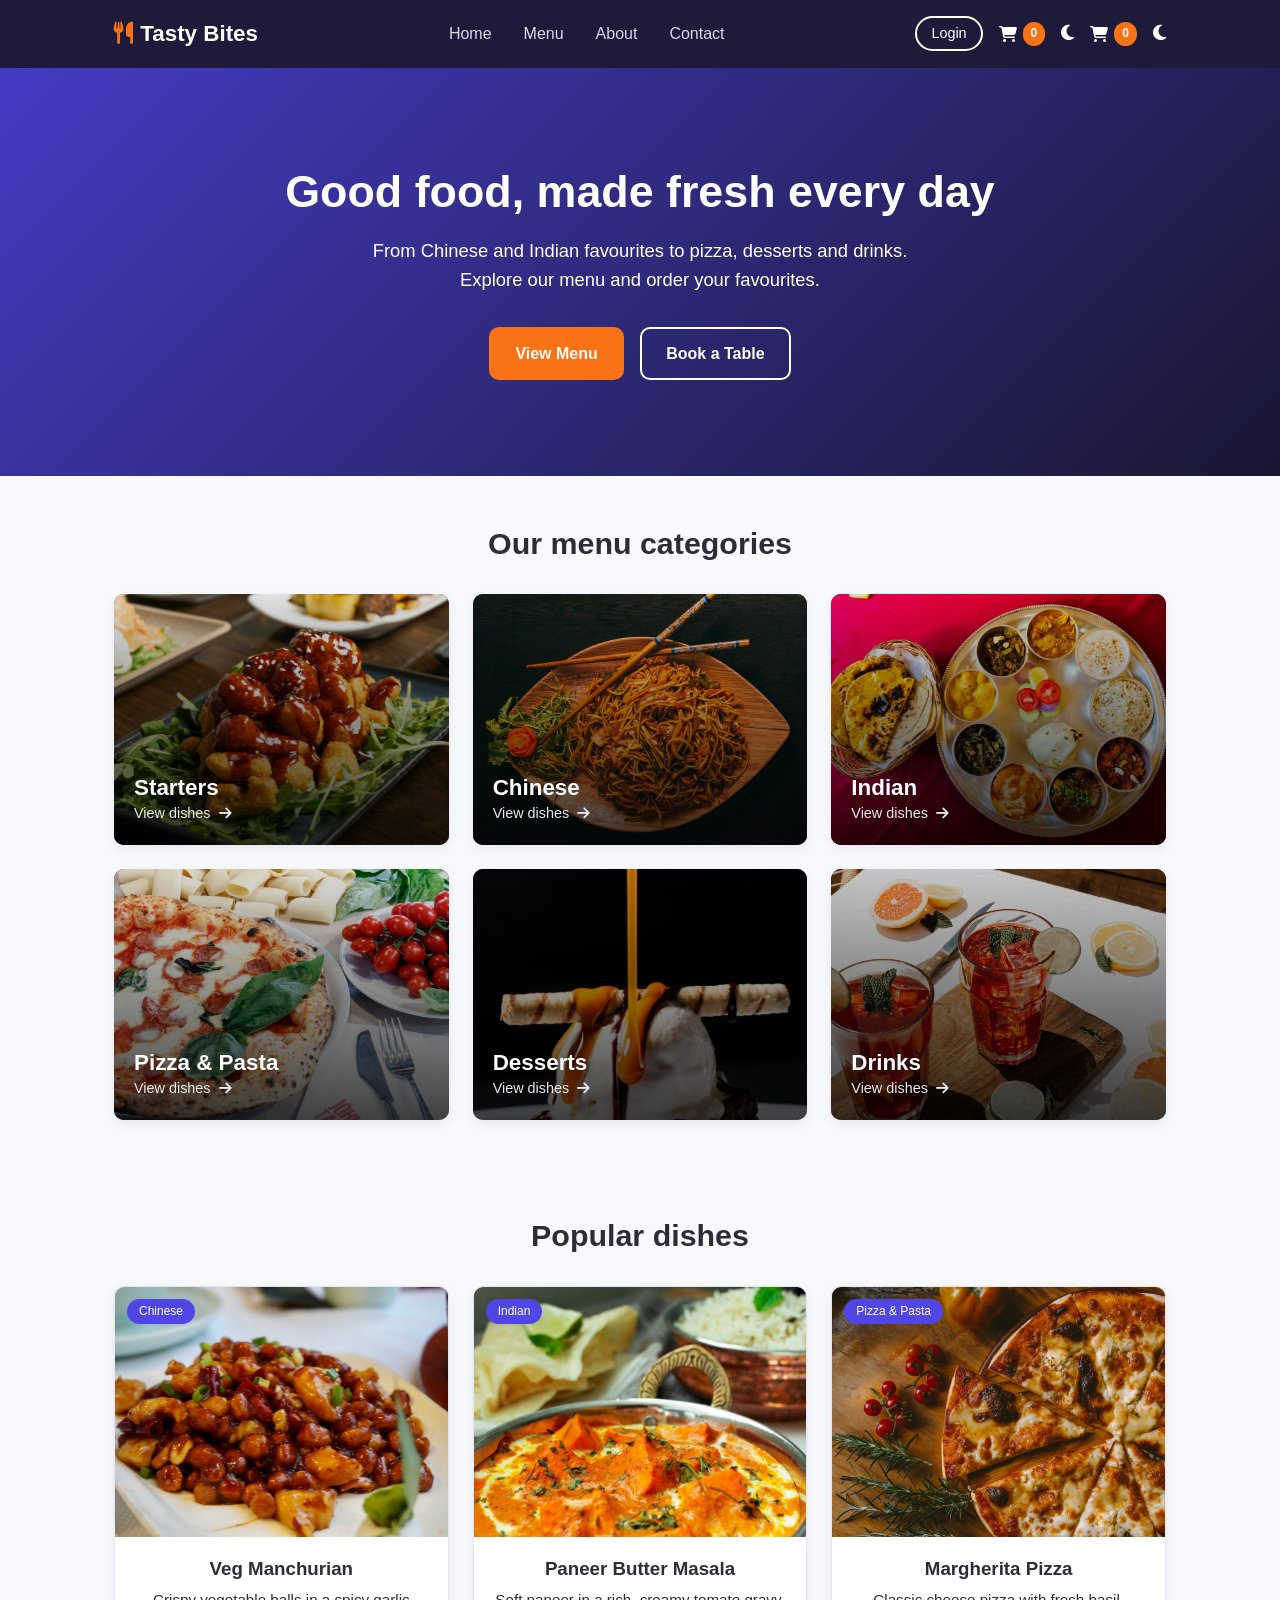
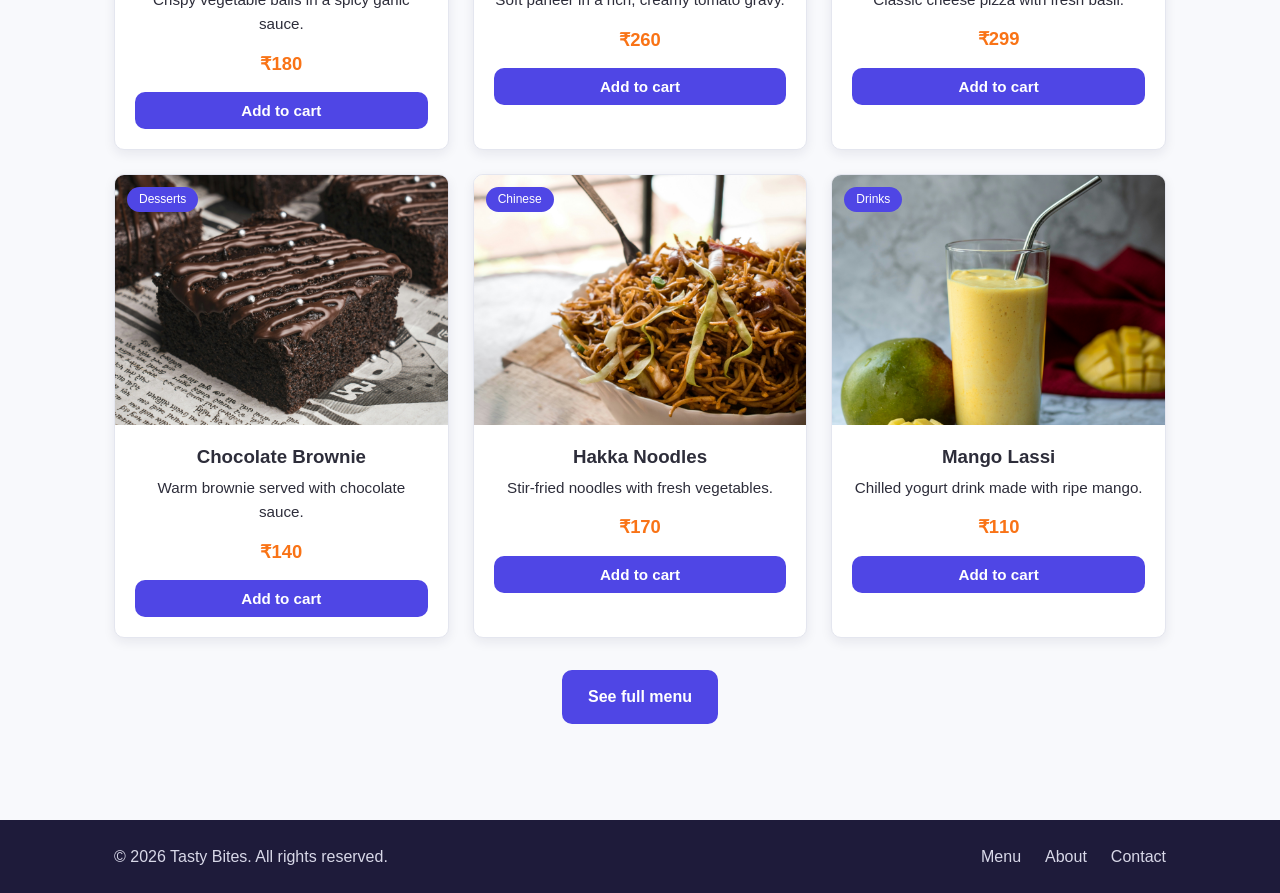
<file: index.html>
<!DOCTYPE html>
<html lang="en">
<head>
    <meta charset="UTF-8">
    <meta name="viewport" content="width=device-width, initial-scale=1">
    <title>Tasty Bites | Home</title>
    <link rel="stylesheet" href="https://cdnjs.cloudflare.com/ajax/libs/font-awesome/6.5.1/css/all.min.css">
    <link rel="stylesheet" href="css/style.css">
</head>
<body>

    <header class="site-header">
        <nav class="container navbar">
            <a class="logo" href="index.html">
                <i class="fa-solid fa-utensils"></i> Tasty Bites
            </a>

            <ul class="nav-links">
                <li><a href="index.html">Home</a></li>
                <li><a href="menu.html">Menu</a></li>
                <li><a href="about.html">About</a></li>
                <li><a href="contact.html">Contact</a></li>
            </ul>

            <div class="nav-actions">
                <a class="cart-link" href="cart.html">
                    <i class="fa-solid fa-cart-shopping"></i>
                    <span id="cart-count">0</span>
                </a>
                <button id="theme-toggle" aria-label="Toggle dark mode">
                    <i class="fa-solid fa-moon"></i>
                </button>
                            <div class="nav-actions">
                <a class="cart-link" href="cart.html">
                    <i class="fa-solid fa-cart-shopping"></i>
                    <span id="cart-count">0</span>
                </a>
                <button id="theme-toggle" aria-label="Toggle dark mode">
                    <i class="fa-solid fa-moon"></i>
                </button>
                <button id="menu-toggle" aria-label="Open menu" aria-expanded="false">
                    <i class="fa-solid fa-bars"></i>
                </button>
            </div>
            </div>
        </nav>
    </header>

    <main>
        <!-- Hero -->
        <section class="hero">
            <div class="container hero-content">
                <h1>Good food, made fresh every day</h1>
                <p>From Chinese and Indian favourites to pizza, desserts and drinks. Explore our menu and order your favourites.</p>
                <a class="btn" href="menu.html">View Menu</a>
                <a class="btn btn-outline" href="contact.html">Book a Table</a>
            </div>
        </section>

        <!-- Menu categories -->
        <section class="container section">
            <h2 class="section-title">Our menu categories</h2>
            <div class="category-grid">
                <a class="category-card" href="menu.html?category=Starters">
                    <img src="images/cat-starters.jpg" alt="Starters">
                    <h3>Starters</h3>
                    <span class="category-link">View dishes <i class="fa-solid fa-arrow-right"></i></span>
                </a>
                <a class="category-card" href="menu.html?category=Chinese">
                    <img src="images/cat-chinese.jpg" alt="Chinese food">
                    <h3>Chinese</h3>
                    <span class="category-link">View dishes <i class="fa-solid fa-arrow-right"></i></span>
                </a>
                <a class="category-card" href="menu.html?category=Indian">
                    <img src="images/cat-indian.jpg" alt="Indian food">
                    <h3>Indian</h3>
                    <span class="category-link">View dishes <i class="fa-solid fa-arrow-right"></i></span>
                </a>
                <a class="category-card" href="menu.html?category=Pizza %26 Pasta">
                    <img src="images/cat-pizza-pasta.jpg" alt="Pizza and pasta">
                    <h3>Pizza &amp; Pasta</h3>
                    <span class="category-link">View dishes <i class="fa-solid fa-arrow-right"></i></span>
                </a>
                <a class="category-card" href="menu.html?category=Desserts">
                    <img src="images/cat-desserts.jpg" alt="Desserts">
                    <h3>Desserts</h3>
                    <span class="category-link">View dishes <i class="fa-solid fa-arrow-right"></i></span>
                </a>
                <a class="category-card" href="menu.html?category=Drinks">
                    <img src="images/cat-drinks.jpg" alt="Drinks">
                    <h3>Drinks</h3>
                    <span class="category-link">View dishes <i class="fa-solid fa-arrow-right"></i></span>
                </a>
            </div>
        </section>

        <!-- Popular dishes -->
        <section class="container section">
            <h2 class="section-title">Popular dishes</h2>
            <div class="dish-grid">
                                <article class="dish-card">
                    <div class="dish-image">
                        <img src="images/veg-manchurian.jpg" alt="Veg Manchurian">
                        <span class="dish-tag">Chinese</span>
                    </div>
                    <div class="dish-body">
                        <h3>Veg Manchurian</h3>
                        <p class="dish-desc">Crispy vegetable balls in a spicy garlic sauce.</p>
                        <p class="price">₹180</p>
                        <button class="add-btn" data-id="3" data-name="Veg Manchurian" data-price="180" data-image="images/veg-manchurian.jpg">Add to cart</button>
                    </div>
                </article>
                <article class="dish-card">
                    <div class="dish-image">
                        <img src="images/paneer-butter-masala.jpg" alt="Paneer Butter Masala">
                        <span class="dish-tag">Indian</span>
                    </div>
                    <div class="dish-body">
                        <h3>Paneer Butter Masala</h3>
                        <p class="dish-desc">Soft paneer in a rich, creamy tomato gravy.</p>
                        <p class="price">₹260</p>
                        <button class="add-btn" data-id="5" data-name="Paneer Butter Masala" data-price="260" data-image="images/paneer-butter-masala.jpg">Add to cart</button>
                    </div>
                </article>
                <article class="dish-card">
                    <div class="dish-image">
                        <img src="images/margherita-pizza.jpg" alt="Margherita Pizza">
                        <span class="dish-tag">Pizza &amp; Pasta</span>
                    </div>
                    <div class="dish-body">
                        <h3>Margherita Pizza</h3>
                        <p class="dish-desc">Classic cheese pizza with fresh basil.</p>
                        <p class="price">₹299</p>
                        <button class="add-btn" data-id="7" data-name="Margherita Pizza" data-price="299" data-image="images/margherita-pizza.jpg">Add to cart</button>
                    </div>
                </article>
                <article class="dish-card">
                    <div class="dish-image">
                        <img src="images/chocolate-brownie.jpg" alt="Chocolate Brownie">
                        <span class="dish-tag">Desserts</span>
                    </div>
                    <div class="dish-body">
                        <h3>Chocolate Brownie</h3>
                        <p class="dish-desc">Warm brownie served with chocolate sauce.</p>
                        <p class="price">₹140</p>
                        <button class="add-btn" data-id="9" data-name="Chocolate Brownie" data-price="140" data-image="images/chocolate-brownie.jpg">Add to cart</button>
                    </div>
                </article>
                <article class="dish-card">
                    <div class="dish-image">
                        <img src="images/hakka-noodles.jpg" alt="Hakka Noodles">
                        <span class="dish-tag">Chinese</span>
                    </div>
                    <div class="dish-body">
                        <h3>Hakka Noodles</h3>
                        <p class="dish-desc">Stir-fried noodles with fresh vegetables.</p>
                        <p class="price">₹170</p>
                        <button class="add-btn" data-id="4" data-name="Hakka Noodles" data-price="170" data-image="images/hakka-noodles.jpg">Add to cart</button>
                    </div>
                </article>
                <article class="dish-card">
                    <div class="dish-image">
                        <img src="images/mango-lassi.jpg" alt="Mango Lassi">
                        <span class="dish-tag">Drinks</span>
                    </div>
                    <div class="dish-body">
                        <h3>Mango Lassi</h3>
                        <p class="dish-desc">Chilled yogurt drink made with ripe mango.</p>
                        <p class="price">₹110</p>
                        <button class="add-btn" data-id="11" data-name="Mango Lassi" data-price="110" data-image="images/mango-lassi.jpg">Add to cart</button>
                    </div>
                </article>
            </div>
            <p class="center-link"><a class="btn" href="menu.html">See full menu</a></p>
        </section>
    </main>

    <footer class="site-footer">
        <div class="container footer-content">
            <p>&copy; 2026 Tasty Bites. All rights reserved.</p>
            <ul class="footer-links">
                <li><a href="menu.html">Menu</a></li>
                <li><a href="about.html">About</a></li>
                <li><a href="contact.html">Contact</a></li>
            </ul>
        </div>
    </footer>

           <script src="js/main.js"></script>
    <script src="js/cart.js"></script>
</body>
</html>
</file>
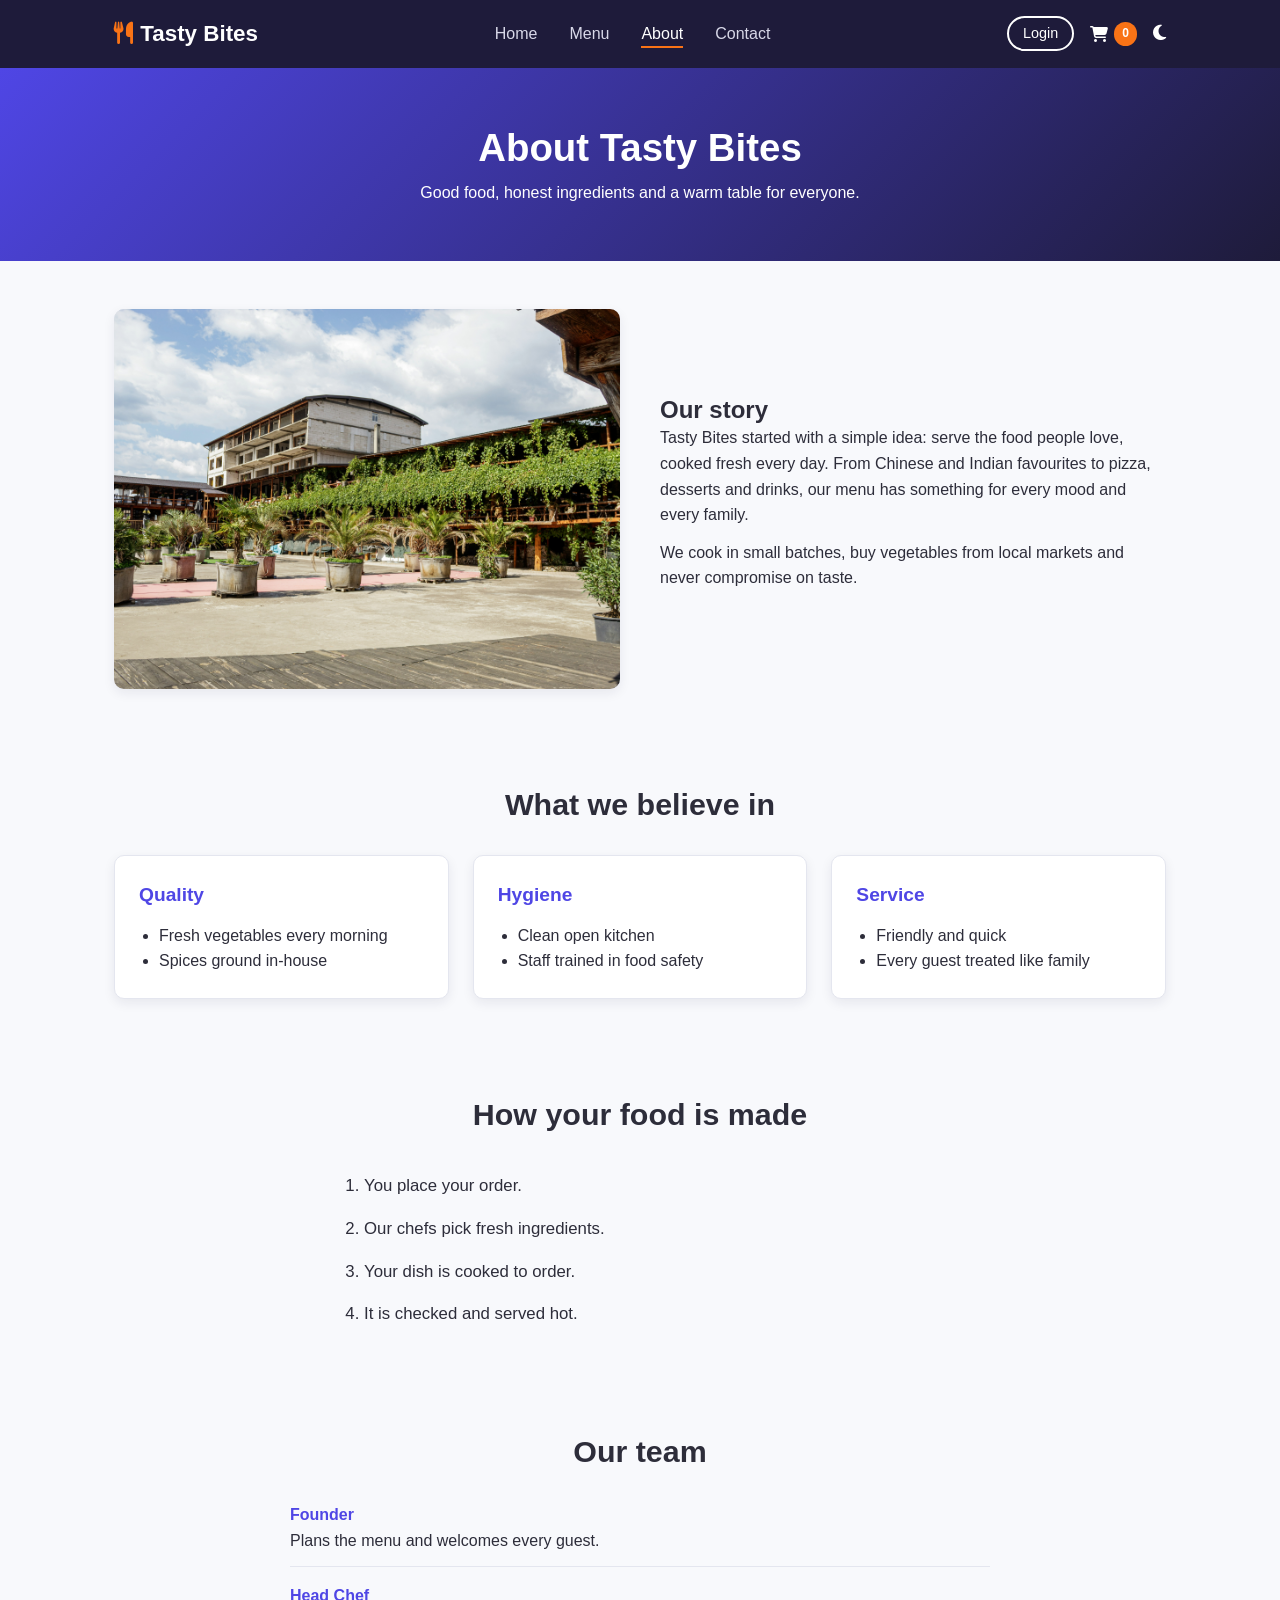
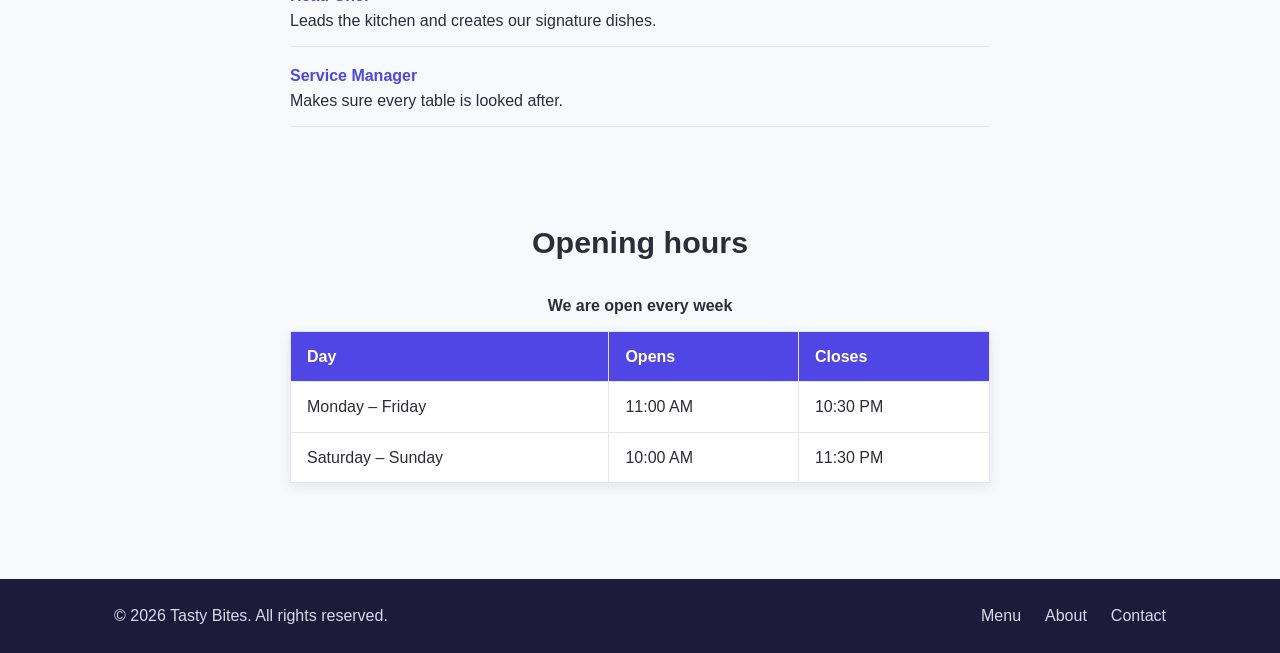
<file: about.html>
<!DOCTYPE html>
<html lang="en">
<head>
    <meta charset="UTF-8">
    <meta name="viewport" content="width=device-width, initial-scale=1">
    <title>Tasty Bites | About</title>
    <link rel="stylesheet" href="https://cdnjs.cloudflare.com/ajax/libs/font-awesome/6.5.1/css/all.min.css">
    <link rel="stylesheet" href="css/style.css">
</head>
<body>

    <header class="site-header">
        <nav class="container navbar">
            <a class="logo" href="index.html">
                <i class="fa-solid fa-utensils"></i> Tasty Bites
            </a>

            <ul class="nav-links">
                <li><a href="index.html">Home</a></li>
                <li><a href="menu.html">Menu</a></li>
                <li><a class="active" href="about.html">About</a></li>
                <li><a href="contact.html">Contact</a></li>
            </ul>

            <div class="nav-actions">
                <a class="cart-link" href="cart.html">
                    <i class="fa-solid fa-cart-shopping"></i>
                    <span id="cart-count">0</span>
                </a>
                <button id="theme-toggle" aria-label="Toggle dark mode">
                    <i class="fa-solid fa-moon"></i>
                </button>
            </div>
        </nav>
    </header>

    <main>
        <section class="page-banner">
            <div class="container">
                <h1>About Tasty Bites</h1>
                <p>Good food, honest ingredients and a warm table for everyone.</p>
            </div>
        </section>

        <!-- Our story -->
        <section class="container section">
            <div class="about-story">
                <div class="about-icon">
                    <img src="images/restro.jpg" alt="">
                </div>
                <div>
                    <h2>Our story</h2>
                    <p>Tasty Bites started with a simple idea: serve the food people love, cooked fresh every day. From Chinese and Indian favourites to pizza, desserts and drinks, our menu has something for every mood and every family.</p>
                    <p>We cook in small batches, buy vegetables from local markets and never compromise on taste.</p>
                </div>
            </div>
        </section>

        <!-- Values (nested list) -->
        <section class="container section">
            <h2 class="section-title">What we believe in</h2>
            <ul class="values-list">
                <li>
                    <strong>Quality</strong>
                    <ul>
                        <li>Fresh vegetables every morning</li>
                        <li>Spices ground in-house</li>
                    </ul>
                </li>
                <li>
                    <strong>Hygiene</strong>
                    <ul>
                        <li>Clean open kitchen</li>
                        <li>Staff trained in food safety</li>
                    </ul>
                </li>
                <li>
                    <strong>Service</strong>
                    <ul>
                        <li>Friendly and quick</li>
                        <li>Every guest treated like family</li>
                    </ul>
                </li>
            </ul>
        </section>

        <!-- How we cook (ordered list) -->
        <section class="container section">
            <h2 class="section-title">How your food is made</h2>
            <ol class="steps-list">
                <li>You place your order.</li>
                <li>Our chefs pick fresh ingredients.</li>
                <li>Your dish is cooked to order.</li>
                <li>It is checked and served hot.</li>
            </ol>
        </section>

        <!-- Team (description list) -->
        <section class="container section">
            <h2 class="section-title">Our team</h2>
            <dl class="team-list">
                <dt>Founder</dt>
                <dd>Plans the menu and welcomes every guest.</dd>

                <dt>Head Chef</dt>
                <dd>Leads the kitchen and creates our signature dishes.</dd>

                <dt>Service Manager</dt>
                <dd>Makes sure every table is looked after.</dd>
            </dl>
        </section>

        <!-- Opening hours (table) -->
        <section class="container section">
            <h2 class="section-title">Opening hours</h2>
            <table class="hours-table">
                <caption>We are open every week</caption>
                <thead>
                    <tr>
                        <th>Day</th>
                        <th>Opens</th>
                        <th>Closes</th>
                    </tr>
                </thead>
                <tbody>
                    <tr>
                        <td>Monday – Friday</td>
                        <td>11:00 AM</td>
                        <td>10:30 PM</td>
                    </tr>
                    <tr>
                        <td>Saturday – Sunday</td>
                        <td>10:00 AM</td>
                        <td>11:30 PM</td>
                    </tr>
                </tbody>
            </table>
        </section>
    </main>

    <footer class="site-footer">
        <div class="container footer-content">
            <p>&copy; 2026 Tasty Bites. All rights reserved.</p>
            <ul class="footer-links">
                <li><a href="menu.html">Menu</a></li>
                <li><a href="about.html">About</a></li>
                <li><a href="contact.html">Contact</a></li>
            </ul>
        </div>
    </footer>

    <script src="js/main.js"></script>
    <script src="js/cart.js"></script>
</body>
</html>
</file>
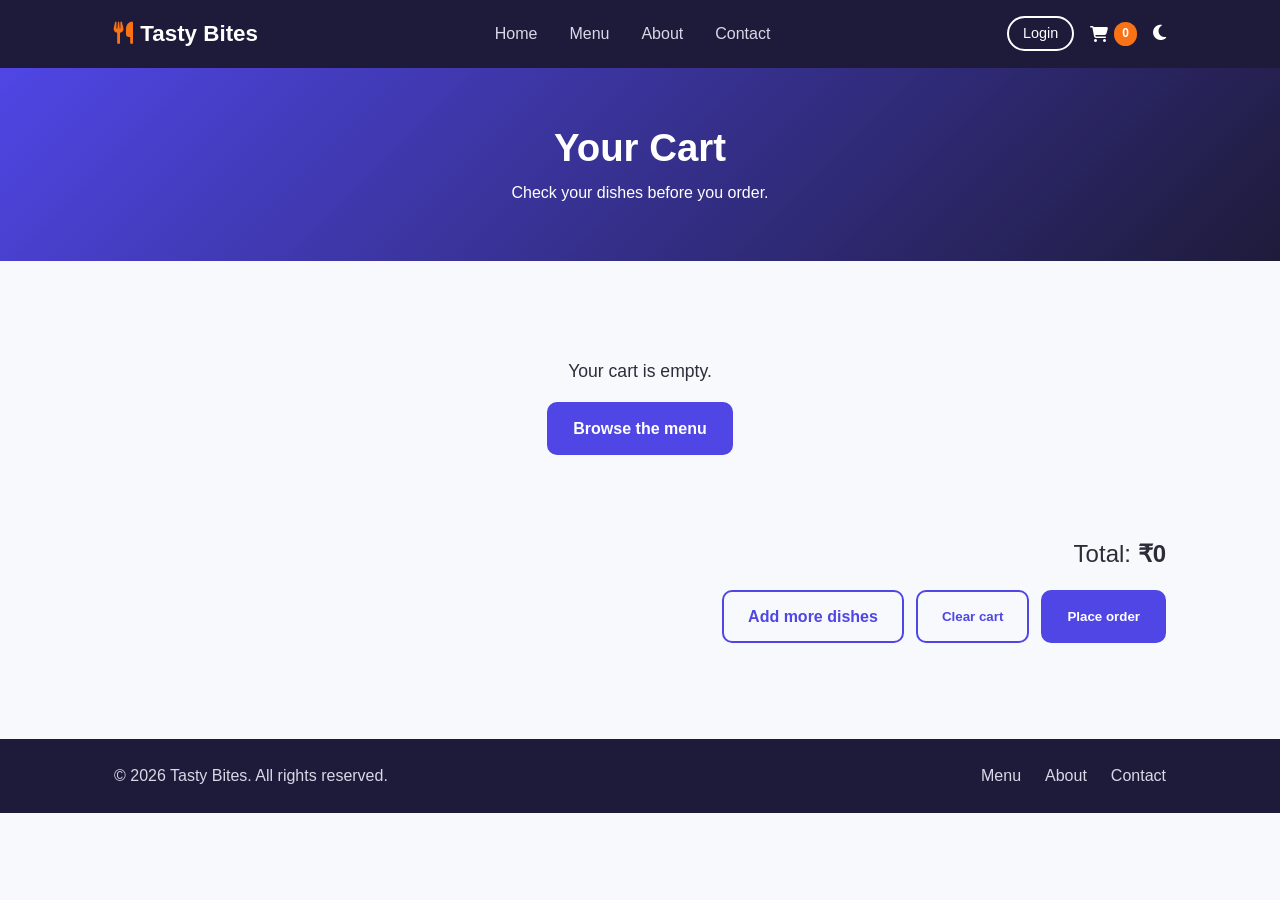
<file: cart.html>
<!DOCTYPE html>
<html lang="en">
<head>
    <meta charset="UTF-8">
    <meta name="viewport" content="width=device-width, initial-scale=1">
    <title>Tasty Bites | Cart</title>
    <link rel="stylesheet" href="https://cdnjs.cloudflare.com/ajax/libs/font-awesome/6.5.1/css/all.min.css">
    <link rel="stylesheet" href="css/style.css">
</head>
<body>

    <header class="site-header">
        <nav class="container navbar">
            <a class="logo" href="index.html">
                <i class="fa-solid fa-utensils"></i> Tasty Bites
            </a>

            <ul class="nav-links">
                <li><a href="index.html">Home</a></li>
                <li><a href="menu.html">Menu</a></li>
                <li><a href="about.html">About</a></li>
                <li><a href="contact.html">Contact</a></li>
            </ul>

            <div class="nav-actions">
                <a class="cart-link" href="cart.html">
                    <i class="fa-solid fa-cart-shopping"></i>
                    <span id="cart-count">0</span>
                </a>
                <button id="theme-toggle" aria-label="Toggle dark mode">
                    <i class="fa-solid fa-moon"></i>
                </button>
            </div>
        </nav>
    </header>

    <main>
        <section class="page-banner">
            <div class="container">
                <h1>Your Cart</h1>
                <p>Check your dishes before you order.</p>
            </div>
        </section>

                <section class="container section">
            <div id="cart-items"></div>

            <div class="cart-summary" id="cart-summary">
                <p class="cart-total-line">Total: <strong id="cart-total">₹0</strong></p>
                <p id="order-message" class="form-message fail"></p>
                <div class="cart-buttons">
                    <a class="btn btn-light" href="menu.html">Add more dishes</a>
                    <button class="btn btn-light" id="clear-cart">Clear cart</button>
                    <button class="btn" id="place-order">Place order</button>
                </div>
            </div>

            <!-- Shown after the order is placed -->
            <div class="order-confirmation" id="order-confirmation" hidden></div>
        </section>
    </main>

    <footer class="site-footer">
        <div class="container footer-content">
            <p>&copy; 2026 Tasty Bites. All rights reserved.</p>
            <ul class="footer-links">
                <li><a href="menu.html">Menu</a></li>
                <li><a href="about.html">About</a></li>
                <li><a href="contact.html">Contact</a></li>
            </ul>
        </div>
    </footer>

    <script src="js/main.js"></script>
    <script src="js/cart.js"></script>
</body>
</html>
</file>
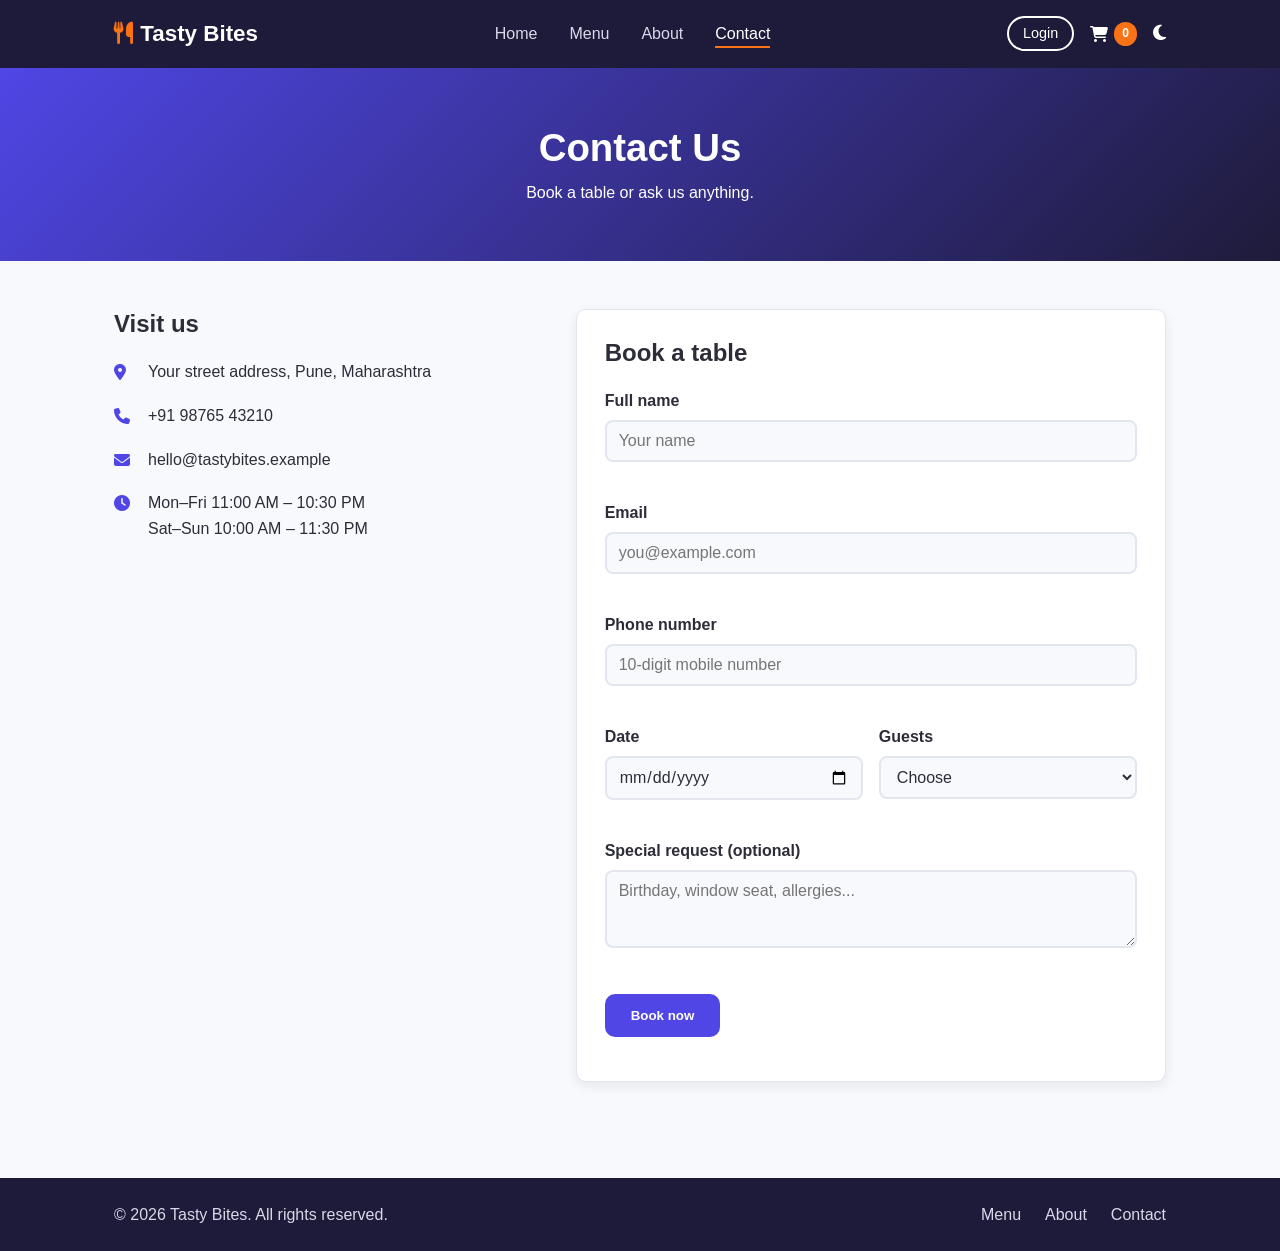
<file: contact.html>
<!DOCTYPE html>
<html lang="en">
<head>
    <meta charset="UTF-8">
    <meta name="viewport" content="width=device-width, initial-scale=1">
    <title>Tasty Bites | Contact</title>
    <link rel="stylesheet" href="https://cdnjs.cloudflare.com/ajax/libs/font-awesome/6.5.1/css/all.min.css">
    <link rel="stylesheet" href="css/style.css">
</head>
<body>

    <header class="site-header">
        <nav class="container navbar">
            <a class="logo" href="index.html">
                <i class="fa-solid fa-utensils"></i> Tasty Bites
            </a>

            <ul class="nav-links">
                <li><a href="index.html">Home</a></li>
                <li><a href="menu.html">Menu</a></li>
                <li><a href="about.html">About</a></li>
                <li><a class="active" href="contact.html">Contact</a></li>
            </ul>

            <div class="nav-actions">
                <a class="cart-link" href="cart.html">
                    <i class="fa-solid fa-cart-shopping"></i>
                    <span id="cart-count">0</span>
                </a>
                <button id="theme-toggle" aria-label="Toggle dark mode">
                    <i class="fa-solid fa-moon"></i>
                </button>
            </div>
        </nav>
    </header>

    <main>
        <section class="page-banner">
            <div class="container">
                <h1>Contact Us</h1>
                <p>Book a table or ask us anything.</p>
            </div>
        </section>

        <section class="container section">
            <div class="contact-layout">

                <!-- Contact details -->
                <div class="contact-info">
                    <h2>Visit us</h2>
                    <ul class="info-list">
                        <li><i class="fa-solid fa-location-dot"></i> Your street address, Pune, Maharashtra</li>
                        <li><i class="fa-solid fa-phone"></i> +91 98765 43210</li>
                        <li><i class="fa-solid fa-envelope"></i> hello@tastybites.example</li>
                        <li><i class="fa-solid fa-clock"></i> Mon–Fri 11:00 AM – 10:30 PM<br>Sat–Sun 10:00 AM – 11:30 PM</li>
                    </ul>
                </div>

                <!-- Booking form -->
                <form id="booking-form" class="booking-form" novalidate>
                    <h2>Book a table</h2>

                    <div class="form-group">
                        <label for="name">Full name</label>
                        <input type="text" id="name" name="name" placeholder="Your name" maxlength="50">
                        <span class="error-text"></span>
                    </div>

                    <div class="form-group">
                        <label for="email">Email</label>
                        <input type="email" id="email" name="email" placeholder="you@example.com">
                        <span class="error-text"></span>
                    </div>

                    <div class="form-group">
                        <label for="phone">Phone number</label>
                        <input type="tel" id="phone" name="phone" placeholder="10-digit mobile number" maxlength="10">
                        <span class="error-text"></span>
                    </div>

                    <div class="form-row">
                        <div class="form-group">
                            <label for="date">Date</label>
                            <input type="date" id="date" name="date">
                            <span class="error-text"></span>
                        </div>

                        <div class="form-group">
                            <label for="guests">Guests</label>
                            <select id="guests" name="guests">
                                <option value="">Choose</option>
                                <option value="1">1</option>
                                <option value="2">2</option>
                                <option value="3">3</option>
                                <option value="4">4</option>
                                <option value="5">5</option>
                                <option value="6">6 or more</option>
                            </select>
                            <span class="error-text"></span>
                        </div>
                    </div>

                    <div class="form-group">
                        <label for="note">Special request (optional)</label>
                        <textarea id="note" name="note" rows="3" maxlength="200" placeholder="Birthday, window seat, allergies..."></textarea>
                        <span class="error-text"></span>
                    </div>

                    <button type="submit" class="btn">Book now</button>
                    <p id="form-message" class="form-message"></p>
                </form>

            </div>
        </section>
    </main>

    <footer class="site-footer">
        <div class="container footer-content">
            <p>&copy; 2026 Tasty Bites. All rights reserved.</p>
            <ul class="footer-links">
                <li><a href="menu.html">Menu</a></li>
                <li><a href="about.html">About</a></li>
                <li><a href="contact.html">Contact</a></li>
            </ul>
        </div>
    </footer>

    <script src="js/main.js"></script>
    <script src="js/cart.js"></script>
    <script src="js/contact.js"></script>
</body>
</html>
</file>
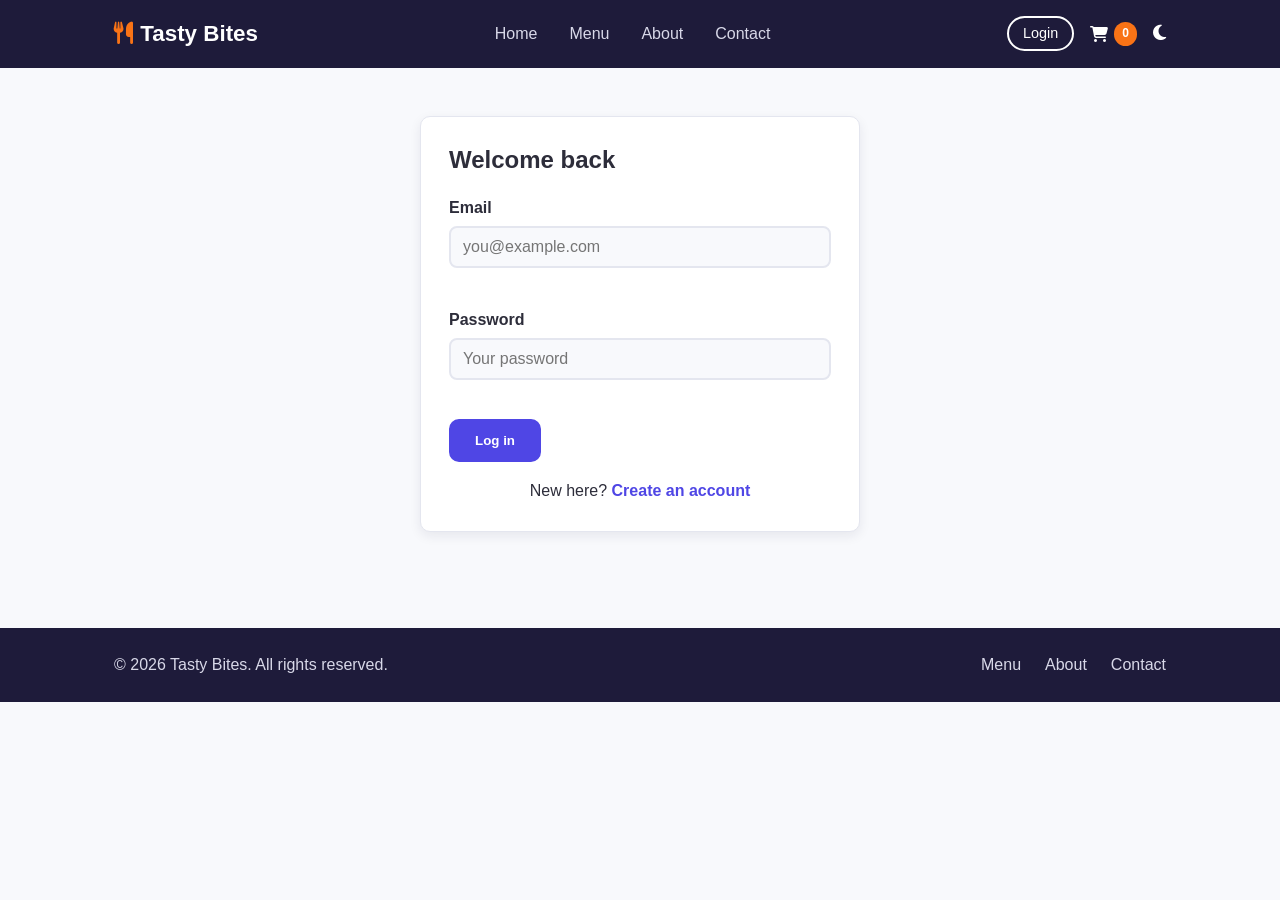
<file: login.html>
<!DOCTYPE html>
<html lang="en">
<head>
    <meta charset="UTF-8">
    <meta name="viewport" content="width=device-width, initial-scale=1">
    <title>Tasty Bites | Login</title>
    <link rel="stylesheet" href="https://cdnjs.cloudflare.com/ajax/libs/font-awesome/6.5.1/css/all.min.css">
    <link rel="stylesheet" href="css/style.css">
</head>
<body>

    <header class="site-header">
        <nav class="container navbar">
            <a class="logo" href="index.html">
                <i class="fa-solid fa-utensils"></i> Tasty Bites
            </a>

            <ul class="nav-links">
                <li><a href="index.html">Home</a></li>
                <li><a href="menu.html">Menu</a></li>
                <li><a href="about.html">About</a></li>
                <li><a href="contact.html">Contact</a></li>
            </ul>

            <div class="nav-actions">
                <a class="cart-link" href="cart.html">
                    <i class="fa-solid fa-cart-shopping"></i>
                    <span id="cart-count">0</span>
                </a>
                <button id="theme-toggle" aria-label="Toggle dark mode">
                    <i class="fa-solid fa-moon"></i>
                </button>
                <button id="menu-toggle" aria-label="Open menu" aria-expanded="false">
                    <i class="fa-solid fa-bars"></i>
                </button>
            </div>
        </nav>
    </header>

    <main>
        <section class="container section">
            <form id="login-form" class="booking-form auth-form" novalidate>
                <h2>Welcome back</h2>

                <div class="form-group">
                    <label for="email">Email</label>
                    <input type="email" id="email" name="email" placeholder="you@example.com">
                    <span class="error-text"></span>
                </div>

                <div class="form-group">
                    <label for="password">Password</label>
                    <input type="password" id="password" name="password" placeholder="Your password">
                    <span class="error-text"></span>
                </div>

                <button type="submit" class="btn">Log in</button>
                <p id="form-message" class="form-message"></p>
                <p class="auth-switch">New here? <a href="signup.html">Create an account</a></p>
            </form>
        </section>
    </main>

    <footer class="site-footer">
        <div class="container footer-content">
            <p>&copy; 2026 Tasty Bites. All rights reserved.</p>
            <ul class="footer-links">
                <li><a href="menu.html">Menu</a></li>
                <li><a href="about.html">About</a></li>
                <li><a href="contact.html">Contact</a></li>
            </ul>
        </div>
    </footer>

    <script src="js/main.js"></script>
    <script src="js/cart.js"></script>
    <script src="js/auth.js"></script>
</body>
</html>
</file>
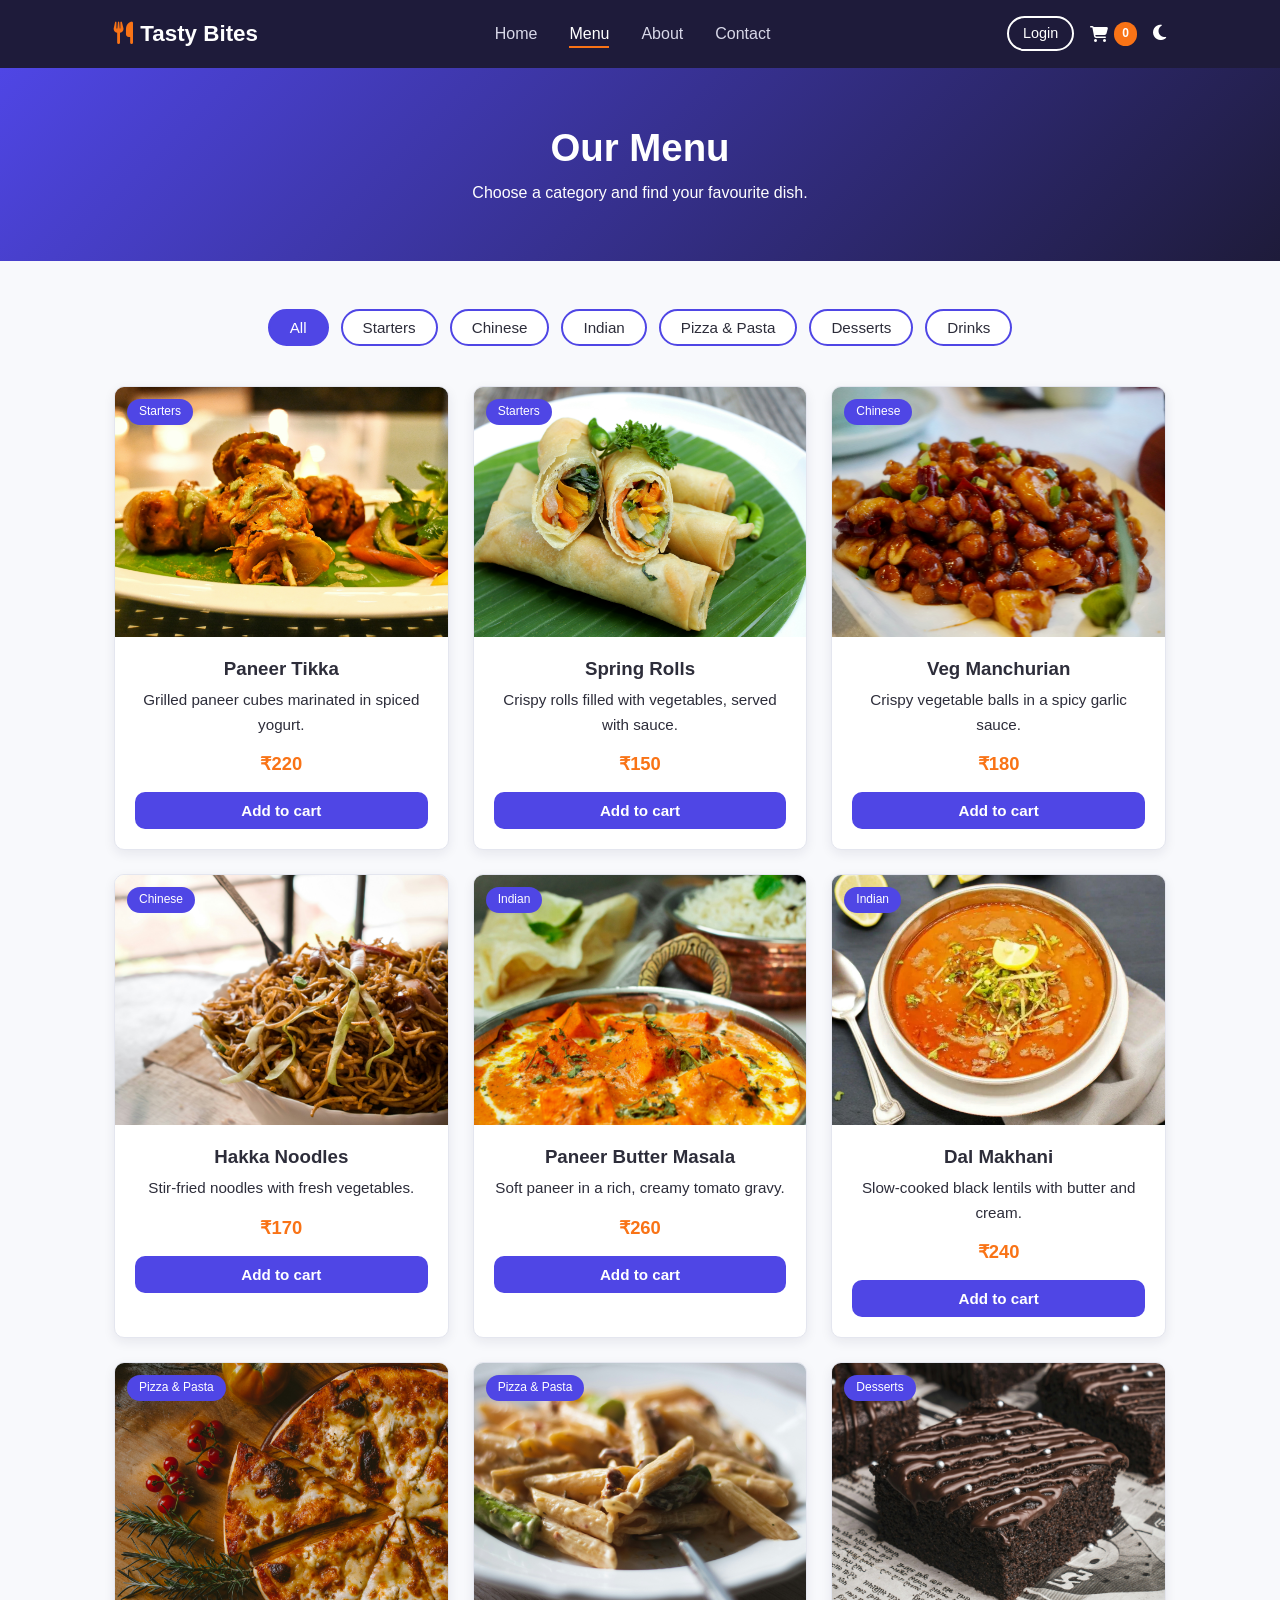
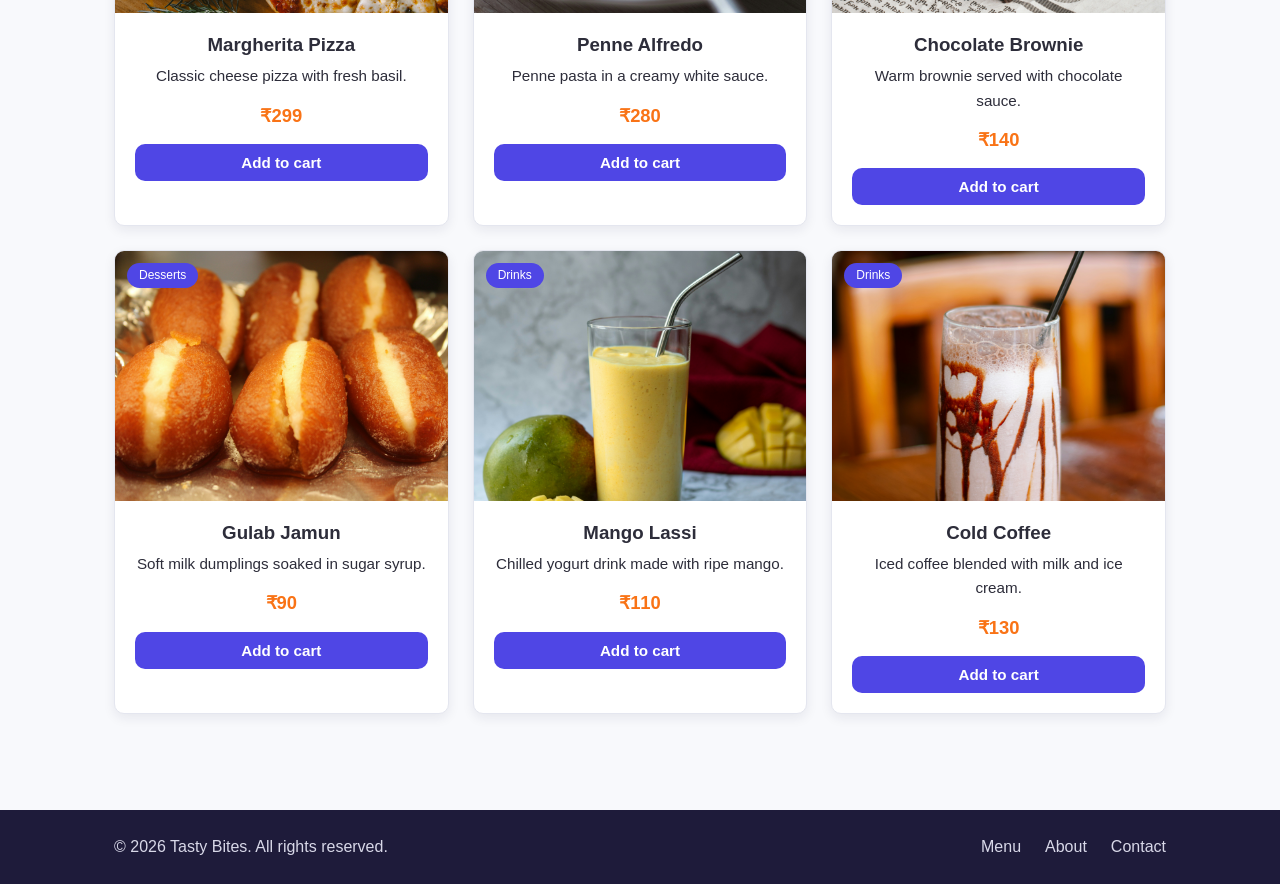
<file: menu.html>
<!DOCTYPE html>
<html lang="en">
<head>
    <meta charset="UTF-8">
    <meta name="viewport" content="width=device-width, initial-scale=1">
    <title>Tasty Bites | Menu</title>
    <link rel="stylesheet" href="https://cdnjs.cloudflare.com/ajax/libs/font-awesome/6.5.1/css/all.min.css">
    <link rel="stylesheet" href="css/style.css">
</head>
<body>

    <header class="site-header">
        <nav class="container navbar">
            <a class="logo" href="index.html">
                <i class="fa-solid fa-utensils"></i> Tasty Bites
            </a>

            <ul class="nav-links">
                <li><a href="index.html">Home</a></li>
                <li><a class="active" href="menu.html">Menu</a></li>
                <li><a href="about.html">About</a></li>
                <li><a href="contact.html">Contact</a></li>
            </ul>

            <div class="nav-actions">
                <a class="cart-link" href="cart.html">
                    <i class="fa-solid fa-cart-shopping"></i>
                    <span id="cart-count">0</span>
                </a>
                <button id="theme-toggle" aria-label="Toggle dark mode">
                    <i class="fa-solid fa-moon"></i>
                </button>
            </div>
        </nav>
    </header>

    <main>
        <!-- Page banner -->
        <section class="page-banner">
            <div class="container">
                <h1>Our Menu</h1>
                <p>Choose a category and find your favourite dish.</p>
            </div>
        </section>

        <!-- Menu -->
        <section class="container section">

            <!-- Category buttons (they will work in a later step) -->
            <div class="filters">
                <button class="filter-btn active" data-category="All">All</button>
                <button class="filter-btn" data-category="Starters">Starters</button>
                <button class="filter-btn" data-category="Chinese">Chinese</button>
                <button class="filter-btn" data-category="Indian">Indian</button>
                <button class="filter-btn" data-category="Pizza & Pasta">Pizza &amp; Pasta</button>
                <button class="filter-btn" data-category="Desserts">Desserts</button>
                <button class="filter-btn" data-category="Drinks">Drinks</button>
            </div>

                        <!-- Dish cards (created by JavaScript from menu.json) -->
            <div class="dish-grid" id="menu-grid">
                <p>Loading menu...</p>
            </div>
        </section>
    </main>

    <footer class="site-footer">
        <div class="container footer-content">
            <p>&copy; 2026 Tasty Bites. All rights reserved.</p>
            <ul class="footer-links">
                <li><a href="menu.html">Menu</a></li>
                <li><a href="about.html">About</a></li>
                <li><a href="contact.html">Contact</a></li>
            </ul>
        </div>
    </footer>

    <script src="js/main.js"></script>
      
    <script src="js/cart.js"></script>
    <script src="js/menu.js"></script>
</body>
</html>
</file>
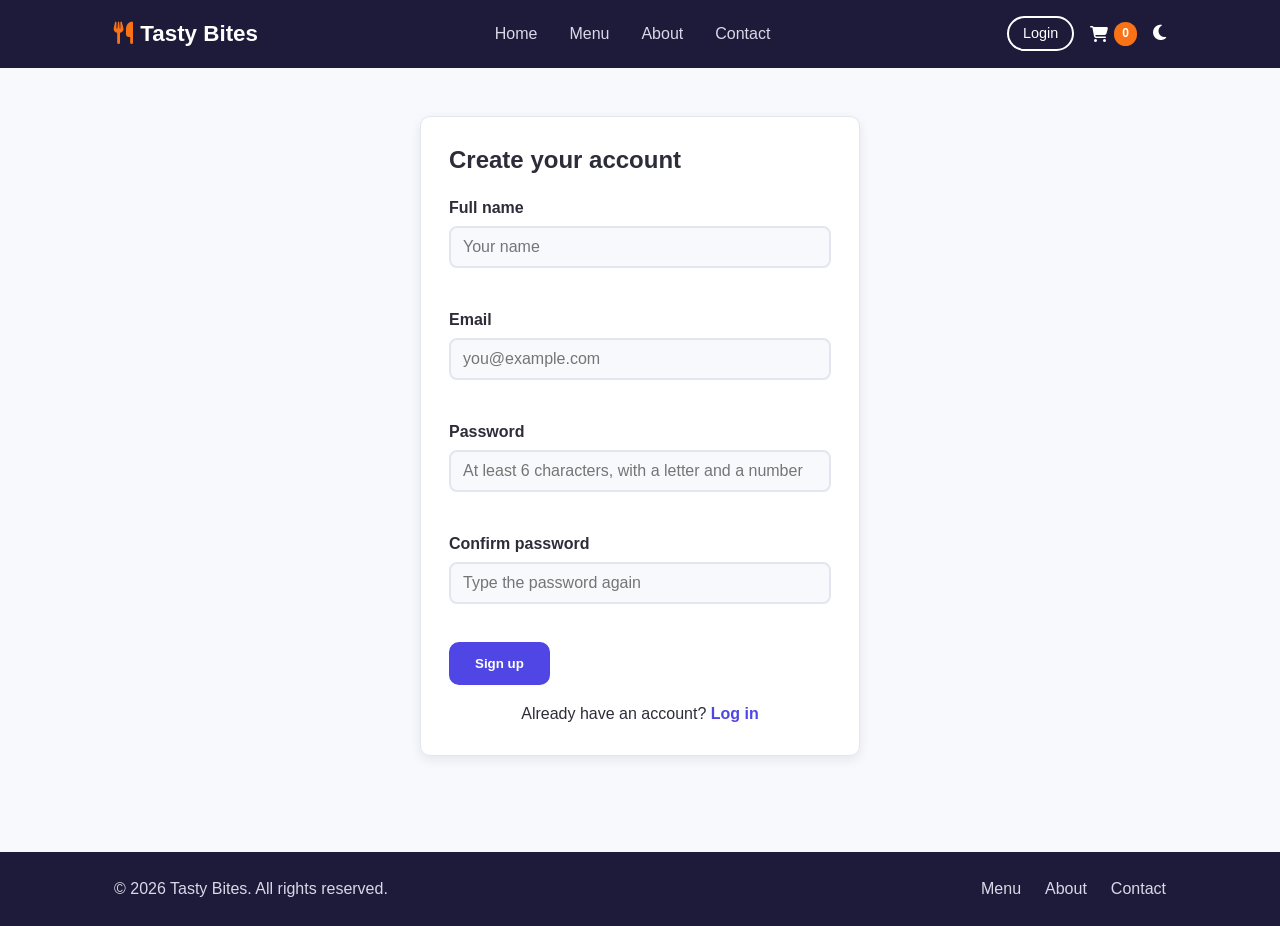
<file: signup.html>
<!DOCTYPE html>
<html lang="en">
<head>
    <meta charset="UTF-8">
    <meta name="viewport" content="width=device-width, initial-scale=1">
    <title>Tasty Bites | Sign up</title>
    <link rel="stylesheet" href="https://cdnjs.cloudflare.com/ajax/libs/font-awesome/6.5.1/css/all.min.css">
    <link rel="stylesheet" href="css/style.css">
</head>
<body>

    <header class="site-header">
        <nav class="container navbar">
            <a class="logo" href="index.html">
                <i class="fa-solid fa-utensils"></i> Tasty Bites
            </a>

            <ul class="nav-links">
                <li><a href="index.html">Home</a></li>
                <li><a href="menu.html">Menu</a></li>
                <li><a href="about.html">About</a></li>
                <li><a href="contact.html">Contact</a></li>
            </ul>

            <div class="nav-actions">
                <a class="cart-link" href="cart.html">
                    <i class="fa-solid fa-cart-shopping"></i>
                    <span id="cart-count">0</span>
                </a>
                <button id="theme-toggle" aria-label="Toggle dark mode">
                    <i class="fa-solid fa-moon"></i>
                </button>
                <button id="menu-toggle" aria-label="Open menu" aria-expanded="false">
                    <i class="fa-solid fa-bars"></i>
                </button>
            </div>
        </nav>
    </header>

    <main>
        <section class="container section">
            <form id="signup-form" class="booking-form auth-form" novalidate>
                <h2>Create your account</h2>

                <div class="form-group">
                    <label for="name">Full name</label>
                    <input type="text" id="name" name="name" placeholder="Your name" maxlength="50">
                    <span class="error-text"></span>
                </div>

                <div class="form-group">
                    <label for="email">Email</label>
                    <input type="email" id="email" name="email" placeholder="you@example.com">
                    <span class="error-text"></span>
                </div>

                <div class="form-group">
                    <label for="password">Password</label>
                    <input type="password" id="password" name="password" placeholder="At least 6 characters, with a letter and a number">
                    <span class="error-text"></span>
                </div>

                <div class="form-group">
                    <label for="confirm">Confirm password</label>
                    <input type="password" id="confirm" name="confirm" placeholder="Type the password again">
                    <span class="error-text"></span>
                </div>

                <button type="submit" class="btn">Sign up</button>
                <p id="form-message" class="form-message"></p>
                <p class="auth-switch">Already have an account? <a href="login.html">Log in</a></p>
            </form>
        </section>
    </main>

    <footer class="site-footer">
        <div class="container footer-content">
            <p>&copy; 2026 Tasty Bites. All rights reserved.</p>
            <ul class="footer-links">
                <li><a href="menu.html">Menu</a></li>
                <li><a href="about.html">About</a></li>
                <li><a href="contact.html">Contact</a></li>
            </ul>
        </div>
    </footer>

    <script src="js/main.js"></script>
    <script src="js/cart.js"></script>
    <script src="js/auth.js"></script>
</body>
</html>
</file>
<file: css/style.css>
/* =========================================
   1. VARIABLES (change colors here only)
   ========================================= */
:root {
    --primary: #4f46e5;
    --primary-dark: #3f38b8;
    --dark: #1e1b3a;
    --bg: #f8f9fc;
    --card: #ffffff;
    --text: #2d2d3a;
    --accent: #f97316;
    --border: #e4e6ef;
    --radius: 10px;
    --shadow: 0 4px 12px rgba(30, 27, 58, 0.08);
}

/* Dark mode: same names, different values */
body.dark-mode {
    --bg: #14131f;
    --card: #1f1d30;
    --text: #e8e8f0;
    --border: #34324a;
}

/* =========================================
   2. RESET AND BASE
   ========================================= */
* {
    box-sizing: border-box;
    margin: 0;
    padding: 0;
}

body {
    font-family: "Segoe UI", Arial, sans-serif;
    background-color: var(--bg);
    color: var(--text);
    line-height: 1.6;
}

a {
    text-decoration: none;
    color: inherit;
}

ul {
    list-style: none;
}

h1, h2, h3 {
    line-height: 1.25;
}

/* =========================================
   3. LAYOUT HELPERS
   ========================================= */
.container {
    max-width: 1100px;
    margin: 0 auto;
    padding: 0 24px;
}

.section {
    padding: 48px 24px;
}

/* =========================================
   4. NAVBAR
   ========================================= */
.site-header {
    background-color: var(--dark);
    position: sticky;
    top: 0;
    z-index: 100;
}

.navbar {
    display: flex;
    justify-content: space-between;
    align-items: center;
    padding-top: 16px;
    padding-bottom: 16px;
}

.logo {
    color: #fff;
    font-size: 1.4rem;
    font-weight: 700;
}

.logo i {
    color: var(--accent);
}

.nav-links {
    display: flex;
    gap: 32px;
}

.nav-links a {
    color: #d8d8e8;
    transition: color 0.2s;
}

.nav-links a:hover {
    color: #fff;
}

.nav-actions {
    display: flex;
    align-items: center;
    gap: 16px;
    color: #fff;
}

.cart-link {
    display: flex;
    align-items: center;
    gap: 6px;
}

#cart-count {
    background-color: var(--accent);
    color: #fff;
    font-size: 0.75rem;
    font-weight: 700;
    padding: 2px 8px;
    border-radius: 20px;
}

#theme-toggle {
    background: none;
    border: none;
    color: #fff;
    font-size: 1.1rem;
    cursor: pointer;
}

/* =========================================
   5. FOOTER
   ========================================= */
.site-footer {
    background-color: var(--dark);
    color: #d8d8e8;
    padding: 24px 0;
    margin-top: 48px;
}

.footer-content {
    display: flex;
    justify-content: space-between;
    align-items: center;
    flex-wrap: wrap;
    gap: 16px;
}

.footer-links {
    display: flex;
    gap: 24px;
}

.footer-links a:hover {
    color: #fff;
}

/* =========================================
   6. BUTTONS AND SECTION TITLES
   ========================================= */
.btn {
    display: inline-block;
    background-color: var(--primary);
    color: #fff;
    padding: 12px 24px;
    border-radius: var(--radius);
    font-weight: 600;
    border: 2px solid var(--primary);
    cursor: pointer;
    transition: background-color 0.2s;
}

.btn:hover {
    background-color: var(--primary-dark);
}

.btn-outline {
    background-color: transparent;
    border-color: #fff;
}

.btn-outline:hover {
    background-color: rgba(255, 255, 255, 0.15);
}

.section-title {
    text-align: center;
    font-size: 1.9rem;
    margin-bottom: 32px;
}

/* =========================================
   7. HOME: HERO
   ========================================= */
.hero {
    position: relative;
    background: linear-gradient(135deg, var(--primary), var(--dark));
    color: #fff;
    padding: 96px 0;
    text-align: center;
}

/* Soft dark layer over the gradient */
.hero::before {
    content: "";
    position: absolute;
    inset: 0;
    background-color: rgba(0, 0, 0, 0.15);
}

.hero-content {
    position: relative; /* keeps the text above the layer */
}

.hero h1 {
    font-size: 2.8rem;
    margin-bottom: 16px;
}

.hero p {
    font-size: 1.15rem;
    max-width: 560px;
    margin: 0 auto 32px;
}

.hero .btn {
    margin: 0 6px;
}

.hero .btn:first-of-type {
    background-color: var(--accent);
    border-color: var(--accent);
}

.hero .btn:first-of-type:hover {
    background-color: #db6410;
}

/* =========================================
   8. HOME: CATEGORY CARDS
   Every card is the same shape (4:3). Any photo
   is cropped to fill it using object-fit: cover.
   ========================================= */
.category-grid {
    display: grid;
    grid-template-columns: repeat(3, 1fr);
    gap: 24px;
}

.category-card {
    position: relative;
    isolation: isolate;          /* keeps the layers inside this card */
    aspect-ratio: 4 / 3;         /* fixed shape, whatever the photo size */
    border-radius: var(--radius);
    box-shadow: var(--shadow);
    overflow: hidden;
    display: flex;
    flex-direction: column;
    justify-content: flex-end;
    padding: 20px;
    color: #fff;
    background-color: var(--dark); /* shown if the image is missing */
    transition: transform 0.25s;
}

/* Layer 1 (bottom): the photo fills the whole card */
.category-card img {
    position: absolute;
    inset: 0;
    width: 100%;
    height: 100%;
    object-fit: cover;
    object-position: center;
    z-index: -2;
    transition: transform 0.4s;
}

/* Layer 2: dark gradient so the white text is easy to read */
.category-card::before {
    content: "";
    position: absolute;
    inset: 0;
    z-index: -1;
    background: linear-gradient(to top, rgba(0, 0, 0, 0.75), rgba(0, 0, 0, 0.1));
    transition: background 0.25s;
}

.category-card:hover {
    transform: translateY(-6px);
}

.category-card:hover img {
    transform: scale(1.06);
}

.category-card:hover::before {
    background: linear-gradient(to top, rgba(79, 70, 229, 0.8), rgba(0, 0, 0, 0.15));
}

.category-card h3 {
    font-size: 1.4rem;
}

.category-link {
    font-size: 0.9rem;
    color: #e8e8f0;
}

.category-link i {
    margin-left: 4px;
    transition: margin-left 0.2s;
}

.category-card:hover .category-link i {
    margin-left: 10px;
}

/* =========================================
   9. HOME: POPULAR DISHES
   Every photo box is the same shape (4:3).
   ========================================= */
.dish-grid {
    display: grid;
    grid-template-columns: repeat(3, 1fr);
    gap: 24px;
}

.dish-card {
    background-color: var(--card);
    border: 1px solid var(--border);
    border-radius: var(--radius);
    box-shadow: var(--shadow);
    overflow: hidden; /* keeps the image inside the rounded corners */
    text-align: center;
    transition: transform 0.25s;
}

.dish-card:hover {
    transform: translateY(-6px);
}

.dish-image {
    position: relative;
    aspect-ratio: 4 / 3;                /* fixed shape for every dish photo */
    overflow: hidden;
    background-color: var(--border);    /* shown if the image is missing */
}

.dish-image img {
    width: 100%;
    height: 100%;
    object-fit: cover;                  /* fill the box, crop the extra */
    object-position: center;
    display: block;
}

/* Category tag sits on top of the photo */
.dish-tag {
    position: absolute;
    top: 12px;
    left: 12px;
    background-color: var(--primary);
    color: #fff;
    font-size: 0.75rem;
    padding: 3px 12px;
    border-radius: 20px;
}

.dish-body {
    padding: 20px;
}

.dish-card h3 {
    margin-bottom: 8px;
}

.dish-desc {
    font-size: 0.95rem;
    margin-bottom: 12px;
}

.price {
    color: var(--accent);
    font-size: 1.15rem;
    font-weight: 700;
}

.center-link {
    text-align: center;
    margin-top: 32px;
}

/* =========================================
   10. MENU PAGE
   ========================================= */
.page-banner {
    background: linear-gradient(135deg, var(--primary), var(--dark));
    color: #fff;
    text-align: center;
    padding: 56px 0;
}

.page-banner h1 {
    font-size: 2.4rem;
    margin-bottom: 8px;
}

/* Highlight the link of the page you are on */
.nav-links a.active {
    color: #fff;
    border-bottom: 2px solid var(--accent);
    padding-bottom: 4px;
}

/* Category filter buttons */
.filters {
    display: flex;
    flex-wrap: wrap;
    justify-content: center;
    gap: 12px;
    margin-bottom: 40px;
}

.filter-btn {
    background-color: var(--card);
    color: var(--text);
    border: 2px solid var(--primary);
    padding: 8px 20px;
    border-radius: 30px;
    font-size: 0.95rem;
    cursor: pointer;
    transition: background-color 0.2s, color 0.2s;
}

.filter-btn:hover,
.filter-btn.active {
    background-color: var(--primary);
    color: #fff;
}

/* Add to order button inside a dish card */
.add-btn {
    margin-top: 14px;
    width: 100%;
    background-color: var(--primary);
    color: #fff;
    border: none;
    padding: 10px;
    border-radius: var(--radius);
    font-size: 0.95rem;
    font-weight: 600;
    cursor: pointer;
    transition: background-color 0.2s;
}

.add-btn:hover {
    background-color: var(--primary-dark);
}

/* =========================================
   11. CART PAGE
   ========================================= */
.cart-item {
    display: flex;
    align-items: center;
    gap: 20px;
    background-color: var(--card);
    border: 1px solid var(--border);
    border-radius: var(--radius);
    box-shadow: var(--shadow);
    padding: 16px;
    margin-bottom: 16px;
}

.cart-item img {
    width: 90px;
    height: 70px;
    object-fit: cover;
    border-radius: 8px;
    background-color: var(--border);
}

.cart-info {
    flex: 1;
}

.qty-controls {
    display: flex;
    align-items: center;
    gap: 12px;
}

.qty-controls button {
    width: 32px;
    height: 32px;
    border: 2px solid var(--primary);
    background-color: transparent;
    color: var(--text);
    border-radius: 50%;
    font-size: 1.1rem;
    cursor: pointer;
}

.qty-controls button:hover {
    background-color: var(--primary);
    color: #fff;
}

.item-total {
    width: 80px;
    text-align: right;
    font-weight: 700;
}

.remove-btn {
    background: none;
    border: none;
    color: #dc2626;
    font-size: 1.1rem;
    cursor: pointer;
}

.cart-empty {
    text-align: center;
    padding: 48px 0;
}

.cart-empty p {
    margin-bottom: 16px;
    font-size: 1.1rem;
}

.cart-summary {
    margin-top: 32px;
    text-align: right;
}

.cart-total-line {
    font-size: 1.5rem;
    margin-bottom: 16px;
}

.cart-buttons {
    display: flex;
    justify-content: flex-end;
    gap: 12px;
    flex-wrap: wrap;
}

.btn-light {
    background-color: transparent;
    color: var(--primary);
}

.btn-light:hover {
    background-color: var(--primary);
    color: #fff;
}

/* =========================================
   12. ABOUT PAGE
   ========================================= */
.about-story {
    display: flex;
    align-items: center;
    gap: 40px;
}

.about-story > div {
    flex: 1;
}

.about-story p {
    margin-bottom: 12px;
}

.about-icon {
    aspect-ratio: 4 / 3;                    /* fixed shape for any photo */
    border-radius: var(--radius);
    box-shadow: var(--shadow);
    overflow: hidden;                       /* crops anything outside the box */
    background-color: var(--border);        /* shown if the image is missing */
}

.about-icon img {
    width: 100%;
    height: 100%;
    object-fit: cover;                      /* fill the box, crop the extra */
    object-position: center;
    display: block;
}

/* Values: three boxes with nested lists */
.values-list {
    display: grid;
    grid-template-columns: repeat(3, 1fr);
    gap: 24px;
}

.values-list > li {
    background-color: var(--card);
    border: 1px solid var(--border);
    border-radius: var(--radius);
    box-shadow: var(--shadow);
    padding: 24px;
}

.values-list strong {
    color: var(--primary);
    font-size: 1.2rem;
}

.values-list ul {
    list-style: disc;
    margin: 12px 0 0 20px;
}

/* Steps: numbered list */
.steps-list {
    max-width: 600px;
    margin: 0 auto;
    padding-left: 24px;
}

.steps-list li {
    padding: 8px 0;
    font-size: 1.05rem;
}

/* Team: description list */
.team-list {
    max-width: 700px;
    margin: 0 auto;
}

.team-list dt {
    font-weight: 700;
    color: var(--primary);
    margin-top: 16px;
}

.team-list dd {
    margin-left: 0;
    padding-bottom: 12px;
    border-bottom: 1px solid var(--border);
}

/* Opening hours table */
.hours-table {
    width: 100%;
    max-width: 700px;
    margin: 0 auto;
    border-collapse: collapse;
    background-color: var(--card);
    box-shadow: var(--shadow);
}

.hours-table caption {
    font-weight: 700;
    padding-bottom: 12px;
}

.hours-table th,
.hours-table td {
    padding: 12px 16px;
    border: 1px solid var(--border);
    text-align: left;
}

.hours-table th {
    background-color: var(--primary);
    color: #fff;
}

/* =========================================
   13. CONTACT PAGE
   ========================================= */
.contact-layout {
    display: grid;
    grid-template-columns: 1fr 1.4fr;
    gap: 40px;
    align-items: start;
}

.contact-info h2,
.booking-form h2 {
    margin-bottom: 20px;
}

.info-list li {
    display: flex;
    gap: 14px;
    margin-bottom: 18px;
}

.info-list i {
    color: var(--primary);
    margin-top: 5px;
    width: 20px;
}

.booking-form {
    background-color: var(--card);
    border: 1px solid var(--border);
    border-radius: var(--radius);
    box-shadow: var(--shadow);
    padding: 28px;
}

.form-group {
    margin-bottom: 18px;
}

.form-row {
    display: grid;
    grid-template-columns: 1fr 1fr;
    gap: 16px;
}

.form-group label {
    display: block;
    font-weight: 600;
    margin-bottom: 6px;
}

.form-group input,
.form-group select,
.form-group textarea {
    width: 100%;
    padding: 10px 12px;
    border: 2px solid var(--border);
    border-radius: 8px;
    font-family: inherit;
    font-size: 1rem;
    background-color: var(--bg);
    color: var(--text);
}

.form-group input:focus,
.form-group select:focus,
.form-group textarea:focus {
    outline: none;
    border-color: var(--primary);
}

/* Field with an error */
.form-group .invalid {
    border-color: #dc2626;
}

.error-text {
    display: block;
    color: #dc2626;
    font-size: 0.85rem;
    min-height: 1.2em;   /* keeps the layout from jumping */
    margin-top: 4px;
}

.form-message {
    margin-top: 16px;
    font-weight: 600;
}

.form-message.success {
    color: #16a34a;
}

.form-message.fail {
    color: #dc2626;
}

/* =========================================
   14. RESPONSIVE
   Desktop first: these rules apply only
   when the screen is narrower than the limit.
   ========================================= */

/* The menu button is hidden on desktop */
#menu-toggle {
    display: none;
    background: none;
    border: none;
    color: #fff;
    font-size: 1.3rem;
    cursor: pointer;
}

/* ---------- Tablet (900px and below) ---------- */
@media (max-width: 900px) {
    .category-grid,
    .dish-grid {
        grid-template-columns: repeat(2, 1fr);
    }

    .values-list {
        grid-template-columns: 1fr;
    }

    .contact-layout {
        grid-template-columns: 1fr;
    }

    .about-story {
        flex-direction: column;
    }

    .about-story .about-icon {
        width: 100%;
    }
}

/* ---------- Phone (768px and below) ---------- */
@media (max-width: 768px) {
    /* Navbar: links become a dropdown under the logo row */
    .navbar {
        flex-wrap: wrap;
    }

    #menu-toggle {
        display: inline-block;
    }

    .nav-links {
        display: none;               /* hidden until the button is clicked */
        order: 3;                    /* moves below logo and icons */
        width: 100%;
        flex-direction: column;
        gap: 0;
        margin-top: 12px;
    }

    .nav-links.open {
        display: flex;
    }

    .nav-links a {
        display: block;
        padding: 12px 0;
        border-top: 1px solid rgba(255, 255, 255, 0.12);
    }

    /* Spacing and text sizes */
    .container {
        padding: 0 16px;
    }

    .section {
        padding: 32px 16px;
    }

    .hero {
        padding: 64px 0;
    }

    .hero h1 {
        font-size: 2rem;
    }

    .hero .btn {
        margin: 6px 4px;
    }

    .page-banner {
        padding: 40px 0;
    }

    .page-banner h1 {
        font-size: 1.9rem;
    }

    .section-title {
        font-size: 1.6rem;
    }

    /* Footer stacks and centers */
    .footer-content {
        flex-direction: column;
        text-align: center;
    }

    /* Cart rows wrap onto two lines */
    .cart-item {
        flex-wrap: wrap;
    }

    .cart-info {
        flex: 1 1 140px;
    }

    .cart-summary {
        text-align: center;
    }

    .cart-buttons {
        justify-content: center;
    }
}

/* ---------- Small phone (520px and below) ---------- */
@media (max-width: 520px) {
    .category-grid,
    .dish-grid {
        grid-template-columns: 1fr;
    }

    .form-row {
        grid-template-columns: 1fr;
    }

    .booking-form {
        padding: 20px;
    }

    .filters {
        gap: 8px;
    }

    .filter-btn {
        padding: 6px 14px;
        font-size: 0.85rem;
    }

    .hours-table th,
    .hours-table td {
        padding: 8px;
        font-size: 0.9rem;
    }
}

/* =========================================
   15. ORDER CONFIRMATION
   ========================================= */
.order-confirmation {
    max-width: 520px;
    margin: 0 auto;
    background-color: var(--card);
    border: 1px solid var(--border);
    border-radius: var(--radius);
    box-shadow: var(--shadow);
    padding: 40px 24px;
    text-align: center;
}

.order-confirmation i {
    font-size: 3.5rem;
    color: #16a34a;
    margin-bottom: 12px;
}

.order-confirmation h2 {
    margin-bottom: 12px;
}

.order-confirmation p {
    margin-bottom: 6px;
}

.order-confirmation .btn {
    margin-top: 20px;
}

/* =========================================
   16. LOGIN AND SIGNUP
   ========================================= */
.auth-form {
    max-width: 440px;
    margin: 0 auto;
}

.auth-switch {
    margin-top: 16px;
    text-align: center;
}

.auth-switch a {
    color: var(--primary);
    font-weight: 600;
}

/* Navbar: login link or user name + logout */
.auth-box {
    display: flex;
    align-items: center;
    gap: 10px;
}

.auth-link,
.logout-btn {
    border: 2px solid #fff;
    color: #fff;
    background: transparent;
    padding: 4px 14px;
    border-radius: 20px;
    font-size: 0.9rem;
    cursor: pointer;
    transition: background-color 0.2s;
}

.auth-link:hover,
.logout-btn:hover {
    background-color: rgba(255, 255, 255, 0.2);
}

.auth-name {
    font-size: 0.9rem;
}

@media (max-width: 520px) {
    .auth-name {
        display: none;   /* save space on small phones */
    }
}
</file>
